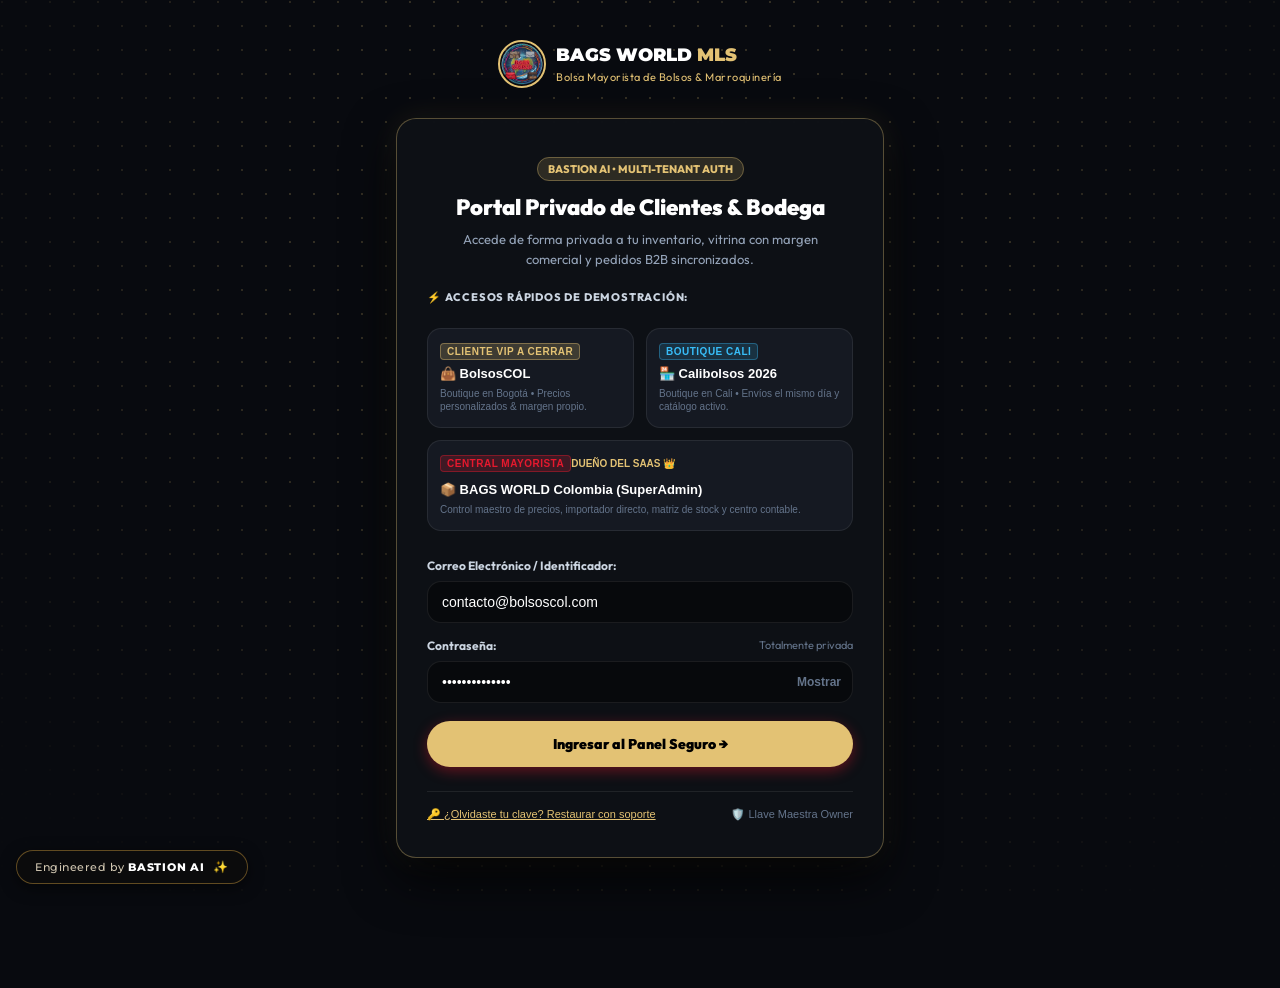
<file: admin.html>
<!DOCTYPE html>
<html lang="es">
<head>
  <meta charset="UTF-8">
  <meta name="viewport" content="width=device-width, initial-scale=1.0">
  <title>Portal de Acceso B2B | BAGS WORLD MLS Colombia</title>
  <meta name="description" content="Portal de inicio de sesión seguro multi-tenant para BAGS WORLD Colombia, BolsosCOL y Boutiques Partners autorizadas.">
  <link rel="icon" type="image/png" sizes="32x32" href="assets/images/favicon-32.png">
  <link rel="apple-touch-icon" href="assets/images/favicon.png">
  <meta name="theme-color" content="#e3c274">

  <!-- Google Fonts -->
  <link rel="preconnect" href="https://fonts.googleapis.com">
  <link rel="preconnect" href="https://fonts.gstatic.com" crossorigin>
  <link href="https://fonts.googleapis.com/css2?family=Montserrat:wght@600;700;800;900&family=Outfit:wght@400;500;600;700;800&display=swap" rel="stylesheet">
  
  <link rel="stylesheet" href="css/style.css">
  <style>
    body {
      background: #080a0f;
      color: #f1f5f9;
      font-family: 'Outfit', -apple-system, BlinkMacSystemFont, sans-serif;
      min-height: 100vh;
      display: flex;
      flex-direction: column;
    }
    .auth-page-container {
      max-width: 520px;
      margin: 40px auto;
      padding: 0 16px;
      flex: 1;
    }
    .auth-card {
      background: rgba(14, 17, 23, 0.95);
      border: 1px solid rgba(227, 194, 116, 0.35);
      border-radius: var(--radius-lg);
      padding: 36px 30px;
      box-shadow: 0 20px 50px rgba(0, 0, 0, 0.8), 0 0 30px rgba(227, 194, 116, 0.1);
      text-align: center;
      backdrop-filter: blur(16px);
      -webkit-backdrop-filter: blur(16px);
    }
    .scenario-quick-grid {
      display: grid;
      grid-template-columns: 1fr 1fr;
      gap: 12px;
      margin: 22px 0 26px;
    }
    .scenario-btn {
      background: var(--bg-surface-elevated);
      border: 1.5px solid var(--border-subtle);
      border-radius: var(--radius-md);
      padding: 14px 12px;
      cursor: pointer;
      text-align: left;
      transition: all 0.2s cubic-bezier(0.4, 0, 0.2, 1);
      display: flex;
      flex-direction: column;
      gap: 6px;
      color: #fff;
    }
    .scenario-btn:hover {
      border-color: var(--primary-gold);
      background: rgba(227, 194, 116, 0.12);
      transform: translateY(-2px);
      box-shadow: 0 4px 16px rgba(227, 194, 116, 0.2);
    }
    .scenario-badge {
      font-size: 10px;
      font-weight: 800;
      letter-spacing: 0.5px;
      padding: 2px 6px;
      border-radius: 4px;
      display: inline-block;
      width: fit-content;
    }
    .badge-gold {
      background: rgba(227, 194, 116, 0.2);
      color: var(--primary-gold);
      border: 1px solid rgba(227, 194, 116, 0.4);
    }
    .badge-blue {
      background: rgba(56, 189, 248, 0.15);
      color: var(--accent-blue);
      border: 1px solid rgba(56, 189, 248, 0.35);
    }
    .scenario-title {
      font-size: 13px;
      font-weight: 800;
      color: #ffffff;
    }
    .scenario-desc {
      font-size: 10px;
      color: var(--text-muted);
      line-height: 1.3;
    }
    .form-input-auth {
      width: 100%;
      background: rgba(0, 0, 0, 0.4);
      border: 1px solid var(--border-subtle);
      color: #fff;
      padding: 12px 14px;
      border-radius: var(--radius-md);
      font-size: 14px;
      transition: all 0.2s;
    }
    .form-input-auth:focus {
      outline: none;
      border-color: var(--primary-gold);
      box-shadow: 0 0 10px rgba(227, 194, 116, 0.3);
    }
    .password-wrapper {
      position: relative;
    }
    .btn-toggle-pwd {
      position: absolute;
      right: 12px;
      top: 50%;
      transform: translateY(-50%);
      background: none;
      border: none;
      color: var(--text-muted);
      font-size: 12px;
      cursor: pointer;
      font-weight: 700;
    }
  </style>
</head>
<body>
  <!-- Dot Pattern Matrix Overlay (Fixed) -->
  <svg aria-hidden="true" class="dot-pattern-overlay" style="position: fixed; top: 0; left: 0; width: 100vw; height: 100vh; z-index: -1; pointer-events: none;">
    <defs>
      <pattern id="dot-pattern-grid" width="24" height="24" patternUnits="userSpaceOnUse" patternContentUnits="userSpaceOnUse" x="0" y="0">
        <circle cx="2" cy="2" r="1.1" fill="rgba(227, 194, 116, 0.45)" />
      </pattern>
    </defs>
    <rect width="100%" height="100%" fill="url(#dot-pattern-grid)" />
  </svg>


  <div class="auth-page-container">
    <div style="text-align: center; margin-bottom: 24px;">
      <a href="index.html" style="text-decoration: none; display: inline-flex; align-items: center; gap: 10px;">
        <img src="assets/images/bags_world_logo_transparent.png" alt="BAGS WORLD Logo" style="width: 48px; height: 48px; border-radius: 50%; border: 2px solid var(--primary-gold);">
        <div style="text-align: left;">
          <div style="font-size: 18px; font-weight: 900; color: #fff; font-family: 'Montserrat', sans-serif;">BAGS WORLD <span style="color: var(--primary-gold);">MLS</span></div>
          <div style="font-size: 11px; color: var(--primary-gold); letter-spacing: 0.5px;">Bolsa Mayorista de Bolsos & Marroquinería</div>
        </div>
      </a>
    </div>

    <div class="auth-card">
      <span style="font-size: 11px; font-weight: 800; color: var(--primary-gold); background: rgba(227, 194, 116, 0.15); padding: 4px 10px; border-radius: 999px; border: 1px solid rgba(227, 194, 116, 0.35); text-transform: uppercase;">
        BASTION AI • MULTI-TENANT AUTH
      </span>
      <h1 style="font-size: 22px; font-weight: 900; margin: 12px 0 6px; color: #ffffff;">Portal Privado de Clientes & Bodega</h1>
      <p style="font-size: 13px; color: var(--text-secondary); margin: 0 auto; max-width: 380px;">
        Accede de forma privada a tu inventario, vitrina con margen comercial y pedidos B2B sincronizados.
      </p>

      <!-- Selector de Escenarios Rápidos de 1 Clic -->
      <div style="margin-top: 20px;">
        <div style="font-size: 11px; font-weight: 800; color: #cbd5e1; text-transform: uppercase; letter-spacing: 0.8px; text-align: left; margin-bottom: 8px;">
          ⚡ Accesos Rápidos de Demostración:
        </div>
        <div class="scenario-quick-grid">
          <!-- Escenario 1: BolsosCOL (Cliente VIP a cerrar) -->
          <button type="button" class="scenario-btn" id="btn-quick-bolsoscol">
            <span class="scenario-badge badge-gold">CLIENTE VIP A CERRAR</span>
            <span class="scenario-title">👜 BolsosCOL</span>
            <span class="scenario-desc">Boutique en Bogotá • Precios personalizados & margen propio.</span>
          </button>

          <!-- Escenario 2: Calibolsos2026 (Partner Cali) -->
          <button type="button" class="scenario-btn" id="btn-quick-calibolsos">
            <span class="scenario-badge badge-blue">BOUTIQUE CALI</span>
            <span class="scenario-title">🏪 Calibolsos 2026</span>
            <span class="scenario-desc">Boutique en Cali • Envíos el mismo día y catálogo activo.</span>
          </button>

          <!-- Escenario 3: Bodega Matriz BAGS WORLD -->
          <button type="button" class="scenario-btn" id="btn-quick-bagsworld" style="grid-column: 1 / -1;">
            <div style="display: flex; justify-content: space-between; align-items: center;">
              <span class="scenario-badge" style="background: rgba(230, 25, 46, 0.2); color: var(--primary-red); border: 1px solid rgba(230, 25, 46, 0.4);">CENTRAL MAYORISTA</span>
              <span style="font-size: 10px; color: var(--primary-gold); font-weight: 800;">DUEÑO DEL SAAS 👑</span>
            </div>
            <span class="scenario-title" style="margin-top: 4px;">📦 BAGS WORLD Colombia (SuperAdmin)</span>
            <span class="scenario-desc">Control maestro de precios, importador directo, matriz de stock y centro contable.</span>
          </button>
        </div>
      </div>

      <!-- Formulario de Acceso -->
      <form id="form-login-auth" style="text-align: left; margin-top: 10px;">
        <div style="margin-bottom: 14px;">
          <label style="font-size: 12px; font-weight: 700; color: #cbd5e1; display: block; margin-bottom: 6px;">Correo Electrónico / Identificador:</label>
          <input type="text" id="auth-email-input" class="form-input-auth" required placeholder="ej: contacto@bolsoscol.com" value="contacto@bolsoscol.com">
        </div>

        <div style="margin-bottom: 18px;">
          <div style="display: flex; justify-content: space-between; align-items: center; margin-bottom: 6px;">
            <label style="font-size: 12px; font-weight: 700; color: #cbd5e1;">Contraseña:</label>
            <span style="font-size: 11px; color: var(--text-muted);">Totalmente privada</span>
          </div>
          <div class="password-wrapper">
            <input type="password" id="auth-pass-input" class="form-input-auth" required placeholder="••••••••" value="BolsosCOL2026*">
            <button type="button" id="btn-toggle-pwd" class="btn-toggle-pwd">Mostrar</button>
          </div>
        </div>

        <div id="login-error-msg" style="display: none; background: rgba(239, 68, 68, 0.15); border: 1px solid rgba(239, 68, 68, 0.35); color: #f87171; padding: 10px 14px; border-radius: 8px; font-size: 12px; margin-bottom: 14px; text-align: center;">
          Credenciales incorrectas.
        </div>

        <button type="submit" class="btn-primary" style="width: 100%; justify-content: center; padding: 14px; font-size: 14px; font-weight: 900; background: var(--primary-gold); color: #000; border-color: var(--primary-gold);">
          Ingresar al Panel Seguro →
        </button>
      </form>

      <!-- Rescate & Soporte del SaaS -->
      <div style="margin-top: 24px; padding-top: 16px; border-top: 1px solid var(--border-subtle); display: flex; justify-content: space-between; align-items: center; font-size: 11px; color: var(--text-muted);">
        <button type="button" id="btn-rescue-bolsoscol" style="background: none; border: none; color: var(--primary-gold); cursor: pointer; text-decoration: underline; padding: 0; font-size: 11px;">
          🔑 ¿Olvidaste tu clave? Restaurar con soporte
        </button>
        <button type="button" id="btn-login-master" style="background: none; border: none; color: var(--text-muted); cursor: pointer; padding: 0; font-size: 11px;">
          🛡️ Llave Maestra Owner
        </button>
      </div>
    </div>
  </div>

  <!-- WATERMARK OFICIAL DE BASTION AI -->
  <div class="bastion-watermark">
    <span>Engineered by <strong>BASTION AI</strong></span>
    <span class="sparkle">✨</span>
  </div>

  <div class="toast-container" id="toast-container"></div>

  <!-- Scripts -->
  <script src="js/mockData.js"></script>
  <script src="js/store.js"></script>
  <script>
    function showToast(msg) {
      const container = document.getElementById("toast-container");
      const toast = document.createElement("div");
      toast.className = "toast";
      toast.innerHTML = `<span>✨</span><span>${msg}</span>`;
      container.appendChild(toast);
      setTimeout(() => { toast.classList.add("show"); }, 50);
      setTimeout(() => {
        toast.classList.remove("show");
        setTimeout(() => toast.remove(), 400);
      }, 3500);
    }

    const emailInput = document.getElementById("auth-email-input");
    const passInput = document.getElementById("auth-pass-input");
    const errorMsg = document.getElementById("login-error-msg");
    const btnToggle = document.getElementById("btn-toggle-pwd");

    // Toggle password
    btnToggle.onclick = () => {
      if (passInput.type === "password") {
        passInput.type = "text";
        btnToggle.textContent = "Ocultar";
      } else {
        passInput.type = "password";
        btnToggle.textContent = "Mostrar";
      }
    };

    // 1-Click: Escenario 1 BolsosCOL
    document.getElementById("btn-quick-bolsoscol").onclick = () => {
      emailInput.value = "contacto@bolsoscol.com";
      passInput.value = "BolsosCOL2026*";
      errorMsg.style.display = "none";
      showToast("Credenciales de BolsosCOL cargadas.");
    };

    // 1-Click: Escenario 2 Calibolsos
    document.getElementById("btn-quick-calibolsos").onclick = () => {
      emailInput.value = "ventas@calibolsos.com";
      passInput.value = "Cali2026*";
      errorMsg.style.display = "none";
      showToast("Credenciales de Calibolsos 2026 cargadas.");
    };

    // 1-Click: Escenario 3 BAGS WORLD Colombia (SuperAdmin)
    document.getElementById("btn-quick-bagsworld").onclick = () => {
      emailInput.value = "admin@bagsworld.co";
      passInput.value = "BagsMaster2026*";
      errorMsg.style.display = "none";
      showToast("Credenciales de Bodega Matriz cargadas.");
    };

    // Rescate BolsosCOL
    document.getElementById("btn-rescue-bolsoscol").onclick = () => {
      db.superAdminResetPassword("store-bolsoscol", "BolsosCOL2026*");
      emailInput.value = "contacto@bolsoscol.com";
      passInput.value = "BolsosCOL2026*";
      showToast("✅ Clave de BolsosCOL restablecida a 'BolsosCOL2026*'. Data intacta.");
    };

    // Llave Maestra Owner
    document.getElementById("btn-login-master").onclick = () => {
      emailInput.value = "admin@bastion.ai";
      passInput.value = "BASTION-GHOST-2026";
      showToast("🔑 Llave Maestra cargada.");
    };

    // Form Submit
    document.getElementById("form-login-auth").onsubmit = (e) => {
      e.preventDefault();
      const login = emailInput.value.trim();
      const pass = passInput.value.trim();

      const result = db.loginWithCredentials(login, pass);

      if (result.success) {
        errorMsg.style.display = "none";
        showToast("¡Autenticación exitosa! Redirigiendo a tu panel...");
        
        setTimeout(() => {
          if (result.isSuperAdmin) {
            window.location.href = "index.html?view=supplier&store=store-bagsworld-admin&demo=true";
          } else {
            window.location.href = "index.html?view=store-admin&store=" + result.session.storeId;
          }
        }, 600);
      } else {
        errorMsg.textContent = result.message || "Credenciales incorrectas.";
        errorMsg.style.display = "block";
      }
    };
  </script>
</body>
</html>
</file>
<file: css/style.css>
/* ==========================================================================
   BASTION AI - BAGS WORLD MLS COLOMBIA
   SISTEMA DE DISEÑO OFICIAL: MODO OSCURO DE LUJO + GRID MATRIX DE FONDO
   ========================================================================== */

:root {
  --bg-main: #06070a;
  --bg-surface: #0e1117;
  --bg-surface-elevated: #151922;
  --bg-glass: rgba(14, 17, 23, 0.88);
  --border-subtle: rgba(255, 255, 255, 0.08);
  --border-accent: rgba(230, 25, 46, 0.45);
  
  --primary-red: #e6192e;
  --primary-red-hover: #ff2a40;
  --primary-red-glow: rgba(230, 25, 46, 0.35);
  
  --primary-gold: #e3c274;
  --primary-gold-hover: #f5eccd;
  --primary-gold-glow: rgba(227, 194, 116, 0.3);
  
  --accent-blue: #38bdf8;
  --accent-emerald: #10b981;
  --accent-purple: #a855f7;
  --whatsapp-green: #25d366;
  --whatsapp-green-hover: #20ba59;
  
  --text-primary: #ffffff;
  --text-secondary: #94a3b8;
  --text-muted: #64748b;
  
  --radius-sm: 8px;
  --radius-md: 14px;
  --radius-lg: 20px;
  --radius-full: 9999px;
  
  --shadow-card: 0 14px 35px -8px rgba(0, 0, 0, 0.85);
  --shadow-glow-red: 0 0 25px rgba(230, 25, 46, 0.35);
  --shadow-glow-gold: 0 0 25px rgba(227, 194, 116, 0.28);
  --shadow-glow-wa: 0 0 25px rgba(37, 211, 102, 0.35);
  
  --font-main: 'Outfit', -apple-system, BlinkMacSystemFont, 'Segoe UI', Roboto, sans-serif;
  --font-brand: 'Montserrat', sans-serif;
}

*, *::before, *::after {
  box-sizing: border-box;
  margin: 0;
  padding: 0;
}

/* ==========================================================================
   BODY & DARK LUXURY BACKGROUND (SOLO PATTERN - SIN CUADRÍCULA)
   ========================================================================== */
body {
  font-family: var(--font-main);
  background-color: var(--bg-main);
  background-image: radial-gradient(ellipse 90% 60% at 50% -10%, rgba(230, 25, 46, 0.12), transparent 75%);
  background-size: 100% 100%;
  background-attachment: fixed;
  color: var(--text-primary);
  line-height: 1.5;
  min-height: 100vh;
  padding-bottom: 90px;
  overflow-x: hidden;
}

/* Canvas Background Interactivo */
#black-hole-canvas {
  position: fixed;
  top: 0;
  left: 0;
  width: 100vw;
  height: 100vh;
  z-index: -2;
  pointer-events: none;
}

/* Malla de Puntos Adicional */
.dot-pattern-overlay {
  position: fixed;
  top: 0;
  left: 0;
  width: 100vw;
  height: 100vh;
  z-index: -1;
  pointer-events: none;
  opacity: 0.55;
  mask-image: radial-gradient(ellipse at 50% 30%, rgba(0,0,0,1) 40%, rgba(0,0,0,0.05) 90%);
  -webkit-mask-image: radial-gradient(ellipse at 50% 30%, rgba(0,0,0,1) 40%, rgba(0,0,0,0.05) 90%);
}

.app-wrapper {
  position: relative;
  z-index: 1;
}

/* ==========================================================================
   TOP BAR HUD & MULTI-ROLE SWITCHER
   ========================================================================== */
.top-demo-hud {
  background: rgba(8, 10, 15, 0.94);
  backdrop-filter: blur(20px);
  -webkit-backdrop-filter: blur(20px);
  border-bottom: 1px solid var(--border-subtle);
  position: sticky;
  top: 0;
  z-index: 100;
  padding: 10px 20px;
  box-shadow: 0 4px 20px rgba(0, 0, 0, 0.7);
}

.hud-container {
  max-width: 1300px;
  margin: 0 auto;
  display: flex;
  align-items: center;
  justify-content: space-between;
  gap: 16px;
  flex-wrap: wrap;
}

.hud-brand {
  display: flex;
  align-items: center;
  gap: 12px;
}

.hud-logo-img {
  width: 46px;
  height: 46px;
  border-radius: 50%;
  object-fit: contain;
  filter: drop-shadow(0 0 12px rgba(230, 25, 46, 0.6));
  background: transparent;
  transition: transform 0.2s ease;
}

.hud-logo-img:hover {
  transform: scale(1.08) rotate(4deg);
}

.hud-title {
  font-size: 17px;
  font-weight: 900;
  color: #ffffff;
  letter-spacing: 0.5px;
  font-family: var(--font-brand);
}

.hud-title span {
  color: var(--primary-red);
  font-weight: 900;
  text-shadow: 0 0 14px rgba(230, 25, 46, 0.7);
}

.role-switcher-tabs {
  display: flex;
  background: var(--bg-surface);
  padding: 4px;
  border-radius: var(--radius-full);
  border: 1px solid var(--border-subtle);
  gap: 4px;
}

.role-tab-btn {
  background: transparent;
  border: none;
  color: var(--text-secondary);
  font-family: var(--font-main);
  font-size: 13px;
  font-weight: 700;
  padding: 7px 18px;
  border-radius: var(--radius-full);
  cursor: pointer;
  display: inline-flex;
  align-items: center;
  gap: 6px;
  transition: all 0.2s cubic-bezier(0.4, 0, 0.2, 1);
  white-space: nowrap;
}

.role-tab-btn:hover {
  color: #ffffff;
  background: rgba(255, 255, 255, 0.06);
}

.role-tab-btn.active {
  background: linear-gradient(135deg, var(--primary-red) 0%, #a80f20 100%);
  color: #ffffff;
  font-weight: 900;
  box-shadow: 0 0 18px rgba(230, 25, 46, 0.5);
}

.hud-actions {
  display: flex;
  align-items: center;
  gap: 12px;
}

.auth-session-btn {
  background: var(--bg-surface);
  border: 1px solid var(--border-subtle);
  color: #ffffff;
  padding: 6px 14px;
  border-radius: var(--radius-full);
  display: inline-flex;
  align-items: center;
  gap: 8px;
  font-family: var(--font-main);
  font-size: 12px;
  font-weight: 800;
  cursor: pointer;
  transition: all 0.2s cubic-bezier(0.4, 0, 0.2, 1);
}

.auth-session-btn:hover {
  border-color: var(--primary-red);
  box-shadow: 0 0 14px rgba(230, 25, 46, 0.35);
  transform: translateY(-1px);
}

.auth-icon-badge {
  font-size: 14px;
}

.auth-role-pill {
  font-size: 10px;
  font-weight: 900;
  padding: 2px 7px;
  border-radius: var(--radius-full);
  letter-spacing: 0.5px;
  text-transform: uppercase;
}

.quick-auth-btn {
  width: 100%;
  background: var(--bg-surface-elevated);
  border: 1.5px solid var(--border-subtle);
  border-radius: var(--radius-md);
  padding: 10px 14px;
  display: flex;
  align-items: center;
  justify-content: space-between;
  cursor: pointer;
  transition: all 0.2s ease;
  font-family: var(--font-main);
}

.quick-auth-btn:hover {
  border-color: var(--primary-red);
  background: rgba(230, 25, 46, 0.08);
  transform: translateX(3px);
}

.auth-card-avatar {
  width: 36px;
  height: 36px;
  border-radius: 10px;
  display: flex;
  align-items: center;
  justify-content: center;
  font-size: 16px;
  border: 1px solid transparent;
}

.store-selector-wrapper {
  display: flex;
  align-items: center;
  gap: 8px;
}

.hud-select {
  background: var(--bg-surface-elevated);
  border: 1px solid var(--border-subtle);
  color: #ffffff;
  font-family: var(--font-main);
  font-size: 12px;
  padding: 6px 12px;
  border-radius: var(--radius-sm);
  outline: none;
  cursor: pointer;
}

.hud-select:focus {
  border-color: var(--primary-red);
}

.btn-reset-demo {
  background: rgba(255, 255, 255, 0.06);
  border: 1px solid var(--border-subtle);
  color: var(--text-muted);
  font-size: 11px;
  padding: 6px 10px;
  border-radius: var(--radius-sm);
  cursor: pointer;
  transition: all 0.2s ease;
}

.btn-reset-demo:hover {
  color: #fff;
  border-color: var(--text-secondary);
}

/* ==========================================================================
   STORE HEADER (MARCA BLANCA)
   ========================================================================== */
.store-header {
  background: linear-gradient(180deg, rgba(14, 17, 23, 0.95) 0%, rgba(6, 7, 10, 0.8) 100%);
  border-bottom: 1px solid var(--border-subtle);
  padding: 28px 20px;
}

.store-header-container {
  max-width: 1240px;
  margin: 0 auto;
  display: flex;
  align-items: center;
  justify-content: space-between;
  gap: 20px;
  flex-wrap: wrap;
}

.store-info-left {
  display: flex;
  align-items: center;
  gap: 18px;
}

.store-avatar {
  width: 72px;
  height: 72px;
  border-radius: 50%;
  background: rgba(14, 17, 23, 0.9);
  border: 2px solid var(--primary-red);
  box-shadow: 0 0 20px rgba(230, 25, 46, 0.4);
  display: flex;
  align-items: center;
  justify-content: center;
  flex-shrink: 0;
  overflow: hidden;
  padding: 4px;
}

.store-meta h1 {
  font-size: 22px;
  font-weight: 900;
  color: #ffffff;
  display: flex;
  align-items: center;
  gap: 10px;
  flex-wrap: wrap;
}

.badge-verified {
  font-size: 10px;
  font-weight: 800;
  color: #ffffff;
  background: #10b981;
  padding: 3px 8px;
  border-radius: var(--radius-full);
  letter-spacing: 0.5px;
  text-transform: uppercase;
}

.store-meta p {
  color: var(--text-secondary);
  font-size: 13px;
  margin-top: 4px;
  max-width: 750px;
}

.store-location-badge {
  display: inline-flex;
  align-items: center;
  gap: 6px;
  font-size: 12px;
  color: var(--primary-gold);
  margin-top: 6px;
  background: rgba(227, 194, 116, 0.08);
  padding: 2px 10px;
  border-radius: var(--radius-full);
  border: 1px solid rgba(227, 194, 116, 0.25);
}

.btn-wa-header {
  background: #25d366;
  border: none;
  color: #000000;
  font-weight: 800;
  font-size: 13px;
  padding: 10px 20px;
  border-radius: var(--radius-full);
  text-decoration: none;
  display: inline-flex;
  align-items: center;
  gap: 8px;
  transition: all 0.2s ease;
}

.btn-wa-header:hover {
  background: #20ba59;
  box-shadow: var(--shadow-glow-wa);
  transform: translateY(-2px);
}

/* ==========================================================================
   MAIN WRAPPER & BRAND FILTER BAR
   ========================================================================== */
.main-wrapper {
  max-width: 1240px;
  margin: 0 auto;
  padding: 24px 20px;
}

.brand-filter-bar {
  display: flex;
  gap: 8px;
  overflow-x: auto;
  padding-bottom: 12px;
  margin-bottom: 20px;
  scrollbar-width: thin;
}

.brand-chip-btn {
  background: var(--bg-surface);
  border: 1px solid var(--border-subtle);
  color: var(--text-secondary);
  font-family: var(--font-main);
  font-size: 12px;
  font-weight: 800;
  padding: 8px 18px;
  border-radius: var(--radius-full);
  cursor: pointer;
  white-space: nowrap;
  transition: all 0.2s cubic-bezier(0.4, 0, 0.2, 1);
  letter-spacing: 0.5px;
}

.brand-chip-btn:hover {
  color: #fff;
  border-color: rgba(230, 25, 46, 0.5);
  background: rgba(255, 255, 255, 0.05);
}

.brand-chip-btn.active {
  background: linear-gradient(135deg, rgba(230, 25, 46, 0.25) 0%, rgba(230, 25, 46, 0.1) 100%);
  border-color: var(--primary-red);
  color: #ffffff;
  box-shadow: 0 0 16px rgba(230, 25, 46, 0.35);
}

/* ==========================================================================
   FILTER CARD & SIZING PILLS
   ========================================================================== */
.filter-card {
  background: var(--bg-surface);
  border: 1px solid var(--border-subtle);
  border-radius: var(--radius-lg);
  padding: 22px;
  margin-bottom: 26px;
  box-shadow: var(--shadow-card);
}

.filter-header-title {
  display: flex;
  align-items: center;
  justify-content: space-between;
  margin-bottom: 16px;
  flex-wrap: wrap;
  gap: 10px;
}

.filter-header-title h2 {
  font-size: 17px;
  font-weight: 900;
  color: #fff;
  letter-spacing: 0.5px;
}

.filter-header-title h2 span {
  color: var(--primary-red);
}

.active-results-badge {
  font-size: 12px;
  color: var(--primary-gold);
  background: rgba(227, 194, 116, 0.12);
  padding: 4px 12px;
  border-radius: var(--radius-full);
  border: 1px solid rgba(227, 194, 116, 0.3);
  font-weight: 800;
}

.filter-row-section {
  margin-bottom: 14px;
}

.filter-row-label {
  font-size: 12px;
  font-weight: 700;
  color: var(--text-secondary);
  margin-bottom: 8px;
}

.size-pills-row {
  display: flex;
  gap: 6px;
  overflow-x: auto;
  padding-bottom: 6px;
  scrollbar-width: thin;
}

.size-pill-btn {
  background: var(--bg-surface-elevated);
  border: 1px solid var(--border-subtle);
  color: var(--text-secondary);
  font-size: 13px;
  font-weight: 700;
  padding: 6px 14px;
  border-radius: 8px;
  cursor: pointer;
  white-space: nowrap;
  transition: all 0.2s ease;
}

.size-pill-btn:hover {
  color: #fff;
  border-color: rgba(255, 255, 255, 0.25);
}

.size-pill-btn.active {
  background: var(--primary-red);
  color: #ffffff;
  font-weight: 900;
  border-color: var(--primary-red);
  box-shadow: 0 0 14px rgba(230, 25, 46, 0.4);
}

.search-inputs-grid {
  display: grid;
  grid-template-columns: 2fr 1fr;
  gap: 12px;
  margin-top: 14px;
}

@media (max-width: 768px) {
  .search-inputs-grid {
    grid-template-columns: 1fr;
  }
}

.search-box-wrapper {
  position: relative;
  display: flex;
  align-items: center;
}

.search-icon {
  position: absolute;
  left: 12px;
  font-size: 14px;
  color: var(--text-muted);
}

.search-input-field {
  width: 100%;
  background: var(--bg-surface-elevated);
  border: 1px solid var(--border-subtle);
  color: #ffffff;
  font-family: var(--font-main);
  font-size: 13px;
  padding: 10px 14px 10px 38px;
  border-radius: var(--radius-sm);
  outline: none;
  transition: border-color 0.2s ease;
}

.search-input-field:focus {
  border-color: var(--primary-red);
}

.select-group-wrapper {
  display: flex;
  gap: 8px;
}

.custom-select {
  flex: 1;
  background: var(--bg-surface-elevated);
  border: 1px solid var(--border-subtle);
  color: #ffffff;
  font-family: var(--font-main);
  font-size: 12px;
  padding: 8px 12px;
  border-radius: var(--radius-sm);
  outline: none;
  cursor: pointer;
}

.custom-select:focus {
  border-color: var(--primary-red);
}

/* ==========================================================================
   PRODUCTS GRID & LUXURY CARDS
   ========================================================================== */
.products-grid-layout {
  display: grid;
  grid-template-columns: repeat(auto-fill, minmax(280px, 1fr));
  gap: 24px;
}

.product-card {
  background: var(--bg-surface);
  border: 1px solid var(--border-subtle);
  border-radius: var(--radius-md);
  overflow: hidden;
  display: flex;
  flex-direction: column;
  transition: all 0.3s cubic-bezier(0.4, 0, 0.2, 1);
  box-shadow: var(--shadow-card);
  position: relative;
}

.product-card:hover {
  transform: translateY(-6px);
  border-color: rgba(230, 25, 46, 0.5);
  box-shadow: 0 16px 36px -8px rgba(0, 0, 0, 0.9), var(--shadow-glow-red);
}

.product-image-box {
  position: relative;
  width: 100%;
  height: 260px;
  background: #080a0f;
  overflow: hidden;
}

.product-image {
  width: 100%;
  height: 100%;
  object-fit: cover;
  transition: transform 0.4s ease;
}

.product-card:hover .product-image {
  transform: scale(1.05);
}

.product-badges {
  position: absolute;
  top: 10px;
  left: 10px;
  right: 10px;
  display: flex;
  justify-content: space-between;
  align-items: center;
  pointer-events: none;
}

.category-tag {
  font-size: 10px;
  font-weight: 800;
  background: rgba(14, 17, 23, 0.9);
  backdrop-filter: blur(8px);
  color: #ffffff;
  padding: 3px 8px;
  border-radius: var(--radius-full);
  border: 1px solid var(--border-subtle);
  text-transform: uppercase;
  letter-spacing: 0.5px;
}

.product-body {
  padding: 16px;
  display: flex;
  flex-direction: column;
  flex: 1;
}

.product-name {
  font-size: 16px;
  font-weight: 800;
  color: #ffffff;
  line-height: 1.3;
  margin-bottom: 6px;
}

.product-desc {
  font-size: 12px;
  color: var(--text-secondary);
  line-height: 1.4;
  margin-bottom: 12px;
  display: -webkit-box;
  -webkit-line-clamp: 2;
  -webkit-box-orient: vertical;
  overflow: hidden;
}

.product-footer {
  display: flex;
  align-items: center;
  justify-content: space-between;
  margin-top: auto;
  padding-top: 12px;
  border-top: 1px solid var(--border-subtle);
}

.price-box {
  display: flex;
  flex-direction: column;
}

.price-label {
  font-size: 10px;
  color: var(--text-muted);
  text-transform: uppercase;
}

.price-val {
  font-size: 18px;
  font-weight: 900;
  color: #ffffff;
}

.btn-card-wa {
  background: linear-gradient(135deg, var(--primary-red) 0%, #a80f20 100%);
  border: none;
  color: #ffffff;
  font-family: var(--font-main);
  font-size: 12px;
  font-weight: 800;
  padding: 8px 14px;
  border-radius: var(--radius-full);
  cursor: pointer;
  display: inline-flex;
  align-items: center;
  gap: 6px;
  transition: all 0.2s ease;
  box-shadow: 0 4px 12px rgba(230, 25, 46, 0.35);
}

.btn-card-wa:hover {
  transform: translateY(-2px);
  box-shadow: 0 6px 18px rgba(230, 25, 46, 0.55);
}

/* ==========================================================================
   ADMIN PANELS (STORE & SUPPLIER)
   ========================================================================== */
.admin-top-bar {
  display: flex;
  justify-content: space-between;
  align-items: flex-start;
  margin-bottom: 24px;
  gap: 20px;
  flex-wrap: wrap;
}

.admin-heading-title {
  font-size: 22px;
  font-weight: 900;
  color: #fff;
  margin-top: 4px;
}

.stats-cards-grid {
  display: grid;
  grid-template-columns: repeat(auto-fit, minmax(220px, 1fr));
  gap: 16px;
  margin-bottom: 24px;
}

.stat-card {
  background: var(--bg-surface);
  border: 1px solid var(--border-subtle);
  border-radius: var(--radius-md);
  padding: 16px;
  display: flex;
  align-items: center;
  gap: 14px;
}

.stat-icon-badge {
  width: 44px;
  height: 44px;
  border-radius: 12px;
  background: rgba(230, 25, 46, 0.15);
  color: var(--primary-red);
  display: flex;
  align-items: center;
  justify-content: center;
  font-size: 20px;
  flex-shrink: 0;
}

.stat-number {
  font-size: 20px;
  font-weight: 900;
  color: #fff;
}

.stat-label {
  font-size: 11px;
  color: var(--text-muted);
}

.table-container-card {
  background: var(--bg-surface);
  border: 1px solid var(--border-subtle);
  border-radius: var(--radius-lg);
  padding: 20px;
  box-shadow: var(--shadow-card);
}

.table-responsive-box {
  overflow-x: auto;
}

.mls-data-table {
  width: 100%;
  border-collapse: collapse;
  font-size: 13px;
  text-align: left;
}

.mls-data-table th {
  padding: 12px 14px;
  color: var(--text-muted);
  font-size: 11px;
  text-transform: uppercase;
  border-bottom: 1px solid var(--border-subtle);
}

.mls-data-table td {
  padding: 14px;
  border-bottom: 1px solid var(--border-subtle);
  color: var(--text-secondary);
}

.td-product-cell {
  display: flex;
  align-items: center;
  gap: 12px;
}

.td-product-thumb {
  width: 46px;
  height: 46px;
  border-radius: var(--radius-sm);
  object-fit: cover;
  border: 1px solid var(--border-subtle);
}

.td-product-name {
  font-weight: 700;
  color: #fff;
}

.td-product-sku {
  font-size: 11px;
  color: var(--text-muted);
}

.table-input-price {
  background: var(--bg-surface-elevated);
  border: 1px solid var(--border-subtle);
  color: #fff;
  padding: 6px 10px;
  border-radius: var(--radius-sm);
  font-size: 13px;
  font-weight: 700;
  width: 110px;
  outline: none;
}

.margin-badge {
  font-size: 11px;
  font-weight: 800;
  padding: 3px 8px;
  border-radius: var(--radius-full);
}

.margin-high {
  background: rgba(16, 185, 129, 0.15);
  color: var(--accent-emerald);
  border: 1px solid rgba(16, 185, 129, 0.3);
}

.margin-normal {
  background: rgba(56, 189, 248, 0.15);
  color: var(--accent-blue);
  border: 1px solid rgba(56, 189, 248, 0.3);
}

/* Switch Toggle */
.switch-toggle {
  position: relative;
  display: inline-block;
  width: 36px;
  height: 20px;
}

.switch-toggle input {
  opacity: 0;
  width: 0;
  height: 0;
}

.slider-round {
  position: absolute;
  cursor: pointer;
  top: 0; left: 0; right: 0; bottom: 0;
  background-color: rgba(255, 255, 255, 0.1);
  transition: .3s;
  border-radius: 20px;
}

.slider-round:before {
  position: absolute;
  content: "";
  height: 14px;
  width: 14px;
  left: 3px;
  bottom: 3px;
  background-color: white;
  transition: .3s;
  border-radius: 50%;
}

input:checked + .slider-round {
  background-color: var(--primary-red);
}

input:checked + .slider-round:before {
  transform: translateX(16px);
  background-color: #fff;
}

.btn-action-sm {
  background: var(--bg-surface-elevated);
  border: 1px solid var(--border-subtle);
  color: #fff;
  font-size: 12px;
  font-weight: 600;
  padding: 6px 12px;
  border-radius: var(--radius-sm);
  cursor: pointer;
  transition: all 0.2s ease;
}

.btn-action-sm:hover {
  border-color: var(--primary-red);
  color: #fff;
}

/* ==========================================================================
   ROI CALCULATOR & DIRECTORY
   ========================================================================== */
.roi-calc-box {
  background: var(--bg-surface);
  border: 1.5px solid var(--border-accent);
  border-radius: var(--radius-lg);
  padding: 24px;
  margin-bottom: 28px;
  box-shadow: 0 14px 40px rgba(0, 0, 0, 0.85), var(--shadow-glow-red);
}

.roi-calc-header {
  display: flex;
  justify-content: space-between;
  align-items: center;
  margin-bottom: 20px;
  flex-wrap: wrap;
  gap: 10px;
}

.roi-range-slider {
  accent-color: var(--primary-red);
  cursor: pointer;
}

.directory-grid-layout {
  display: grid;
  grid-template-columns: repeat(auto-fill, minmax(300px, 1fr));
  gap: 20px;
}

.store-directory-card {
  background: var(--bg-surface);
  border: 1px solid var(--border-subtle);
  border-radius: var(--radius-md);
  padding: 20px;
  display: flex;
  flex-direction: column;
}

.store-card-header {
  display: flex;
  align-items: center;
  gap: 12px;
  margin-bottom: 12px;
}

.store-card-avatar {
  width: 44px;
  height: 44px;
  border-radius: 12px;
  background: var(--bg-surface-elevated);
  border: 1px solid var(--primary-red);
  color: var(--primary-red);
  display: flex;
  align-items: center;
  justify-content: center;
  font-weight: 800;
}

.store-card-title {
  font-size: 15px;
  font-weight: 800;
  color: #fff;
}

.store-card-location {
  font-size: 11px;
  color: var(--text-muted);
}

.store-card-body {
  font-size: 12px;
  color: var(--text-secondary);
  margin-bottom: 16px;
}

/* ==========================================================================
   MODAL DIALOGS
   ========================================================================== */
.modal-backdrop {
  position: fixed;
  top: 0; left: 0; right: 0; bottom: 0;
  background: rgba(0, 0, 0, 0.88);
  backdrop-filter: blur(14px);
  -webkit-backdrop-filter: blur(14px);
  z-index: 1000;
  display: flex;
  align-items: center;
  justify-content: center;
  padding: 20px;
  opacity: 0;
  pointer-events: none;
  transition: opacity 0.25s ease;
}

.modal-backdrop.open {
  opacity: 1;
  pointer-events: auto;
}

.modal-dialog {
  background: var(--bg-surface);
  border: 1px solid var(--border-subtle);
  border-radius: var(--radius-lg);
  width: 100%;
  max-width: 580px;
  max-height: 90vh;
  overflow-y: auto;
  padding: 26px;
  box-shadow: 0 25px 50px -12px rgba(0, 0, 0, 0.95);
  transform: scale(0.95);
  transition: transform 0.25s cubic-bezier(0.4, 0, 0.2, 1);
}

.modal-backdrop.open .modal-dialog {
  transform: scale(1);
}

.modal-header {
  display: flex;
  align-items: center;
  justify-content: space-between;
  margin-bottom: 20px;
}

.modal-header h3 {
  font-size: 18px;
  font-weight: 800;
  color: #ffffff;
}

.btn-close-modal {
  background: transparent;
  border: none;
  color: var(--text-muted);
  font-size: 24px;
  line-height: 1;
  cursor: pointer;
  padding: 4px;
  transition: color 0.2s ease;
}

.btn-close-modal:hover {
  color: #ffffff;
}

/* Forms inside Modals */
.form-group {
  margin-bottom: 16px;
}

.form-label {
  display: block;
  font-size: 12px;
  font-weight: 700;
  color: var(--text-secondary);
  margin-bottom: 6px;
}

.form-input, .form-select, .form-textarea {
  width: 100%;
  background: var(--bg-surface-elevated);
  border: 1px solid var(--border-subtle);
  color: #ffffff;
  font-family: var(--font-main);
  font-size: 13px;
  padding: 10px 14px;
  border-radius: var(--radius-sm);
  outline: none;
  transition: border-color 0.2s ease;
}

.form-input:focus, .form-select:focus, .form-textarea:focus {
  border-color: var(--primary-red);
}

.btn-primary {
  background: linear-gradient(135deg, var(--primary-red) 0%, #a80f20 100%);
  border: none;
  color: #ffffff;
  font-family: var(--font-main);
  font-size: 13px;
  font-weight: 800;
  padding: 10px 20px;
  border-radius: var(--radius-full);
  cursor: pointer;
  display: inline-flex;
  align-items: center;
  gap: 8px;
  transition: all 0.2s ease;
  text-decoration: none;
  box-shadow: 0 4px 14px rgba(230, 25, 46, 0.4);
}

.btn-primary:hover {
  transform: translateY(-2px);
  box-shadow: 0 6px 20px rgba(230, 25, 46, 0.6);
}

.btn-secondary {
  background: var(--bg-surface-elevated);
  border: 1px solid var(--border-subtle);
  color: #fff;
  font-family: var(--font-main);
  font-size: 13px;
  font-weight: 700;
  padding: 10px 18px;
  border-radius: var(--radius-full);
  cursor: pointer;
  transition: all 0.2s ease;
}

.btn-secondary:hover {
  border-color: rgba(255, 255, 255, 0.3);
}

/* Colorway Chips */
.colorway-chips-row {
  display: flex;
  gap: 8px;
  flex-wrap: wrap;
}

.colorway-badge-chip {
  background: var(--bg-surface-elevated);
  border: 1.5px solid var(--border-subtle);
  color: var(--text-secondary);
  font-size: 12px;
  font-weight: 700;
  padding: 6px 14px;
  border-radius: var(--radius-full);
  cursor: pointer;
  display: inline-flex;
  align-items: center;
  gap: 8px;
  transition: all 0.2s ease;
}

.colorway-badge-chip:hover {
  color: #fff;
  border-color: rgba(255, 255, 255, 0.3);
}

.colorway-badge-chip.active {
  border-color: var(--primary-gold);
  color: #ffffff;
  background: rgba(227, 194, 116, 0.16);
  box-shadow: 0 0 12px rgba(227, 194, 116, 0.3);
}

.colorway-dot {
  width: 10px;
  height: 10px;
  border-radius: 50%;
  background: var(--primary-gold);
  display: inline-block;
}

/* ==========================================================================
   FLOATING CART & CART DRAWER
   ========================================================================== */
.floating-cart-bar {
  position: fixed;
  bottom: 24px;
  right: 24px;
  z-index: 999;
  background: linear-gradient(135deg, #0e1117 0%, #171c26 100%);
  border: 1.5px solid var(--primary-gold);
  border-radius: var(--radius-full);
  padding: 8px 18px;
  box-shadow: 0 10px 30px rgba(0, 0, 0, 0.8), 0 0 20px rgba(227, 194, 116, 0.3);
  display: flex;
  align-items: center;
  gap: 14px;
  cursor: pointer;
  backdrop-filter: blur(12px);
  transition: all 0.3s cubic-bezier(0.4, 0, 0.2, 1);
  transform: translateY(100px);
  opacity: 0;
  pointer-events: none;
}

.floating-cart-bar.visible {
  transform: translateY(0);
  opacity: 1;
  pointer-events: auto;
}

.floating-cart-bar:hover {
  transform: translateY(-3px) scale(1.02);
  box-shadow: 0 14px 35px rgba(0, 0, 0, 0.9), 0 0 25px rgba(227, 194, 116, 0.45);
}

.cart-pill-icon {
  background: var(--primary-gold);
  color: #000;
  font-weight: 900;
  font-size: 13px;
  width: 28px;
  height: 28px;
  border-radius: 50%;
  display: flex;
  align-items: center;
  justify-content: center;
}

.cart-pill-details {
  display: flex;
  flex-direction: column;
}

.cart-pill-count {
  font-size: 13px;
  font-weight: 800;
  color: #ffffff;
}

.cart-pill-total {
  font-size: 12px;
  font-weight: 700;
  color: var(--accent-emerald);
}

.cart-pill-btn-action {
  background: linear-gradient(135deg, var(--primary-gold) 0%, #b8860b 100%);
  color: #000;
  font-weight: 900;
  font-size: 12px;
  padding: 6px 14px;
  border-radius: var(--radius-full);
  letter-spacing: 0.5px;
}

.cart-items-container {
  display: flex;
  flex-direction: column;
  gap: 12px;
  max-height: 250px;
  overflow-y: auto;
  margin: 16px 0;
  padding-right: 6px;
}

.cart-item-row {
  display: flex;
  align-items: center;
  gap: 12px;
  background: var(--bg-surface-elevated);
  padding: 10px 14px;
  border-radius: var(--radius-md);
  border: 1px solid var(--border-subtle);
}

.cart-item-thumb {
  width: 52px;
  height: 52px;
  border-radius: var(--radius-sm);
  object-fit: cover;
  border: 1px solid var(--border-subtle);
}

.cart-item-info {
  flex: 1;
}

.cart-item-title {
  font-size: 13px;
  font-weight: 700;
  color: #ffffff;
  margin-bottom: 2px;
}

.cart-item-meta {
  font-size: 11px;
  color: var(--text-muted);
}

.cart-item-price {
  font-size: 13px;
  font-weight: 800;
  color: var(--primary-gold);
}

.cart-item-remove {
  background: transparent;
  border: none;
  color: #ef4444;
  cursor: pointer;
  font-size: 18px;
  padding: 4px;
}

.reservation-timer-box {
  background: rgba(227, 194, 116, 0.12);
  border: 1px solid rgba(227, 194, 116, 0.35);
  border-radius: var(--radius-sm);
  padding: 8px 12px;
  display: flex;
  align-items: center;
  gap: 8px;
  font-size: 12px;
  font-weight: 600;
  color: var(--primary-gold);
  margin-bottom: 14px;
}

.dispatch-mode-radio-group {
  display: flex;
  flex-direction: column;
  gap: 8px;
  margin: 12px 0;
}

.dispatch-radio-card {
  display: flex;
  align-items: flex-start;
  gap: 10px;
  background: var(--bg-surface);
  border: 1.5px solid var(--border-subtle);
  border-radius: var(--radius-md);
  padding: 10px 14px;
  cursor: pointer;
  transition: all 0.2s;
}

.dispatch-radio-card:hover, .dispatch-radio-card.selected {
  border-color: var(--primary-gold);
  background: rgba(227, 194, 116, 0.08);
}

.dispatch-radio-card input[type="radio"] {
  accent-color: var(--primary-gold);
  margin-top: 3px;
}

/* ==========================================================================
   TOASTS
   ========================================================================== */
.toast-container {
  position: fixed;
  top: 75px;
  right: 20px;
  z-index: 10000;
  display: flex;
  flex-direction: column;
  gap: 10px;
  pointer-events: none;
}

.toast {
  background: rgba(14, 17, 23, 0.95);
  border: 1px solid var(--primary-red);
  box-shadow: 0 10px 30px rgba(0, 0, 0, 0.8), 0 0 20px rgba(230, 25, 46, 0.35);
  backdrop-filter: blur(12px);
  color: #ffffff;
  padding: 12px 18px;
  border-radius: var(--radius-md);
  font-size: 13px;
  font-weight: 600;
  display: flex;
  align-items: center;
  gap: 10px;
  pointer-events: auto;
  animation: toastSlideIn 0.3s ease forwards;
}

@keyframes toastSlideIn {
  from { transform: translateX(100%); opacity: 0; }
  to { transform: translateX(0); opacity: 1; }
}

/* ==========================================================================
   BASTION AI OFFICIAL WATERMARK (MANDATORY RULE)
   ========================================================================== */
.bastion-watermark {
  position: fixed;
  bottom: 16px;
  left: 16px;
  z-index: 9999;
  font-family: 'Montserrat', -apple-system, BlinkMacSystemFont, 'Segoe UI', Roboto, sans-serif;
  font-size: 11px;
  font-weight: 500;
  color: rgba(243, 232, 207, 0.85);
  background: rgba(13, 13, 13, 0.92);
  backdrop-filter: blur(12px);
  -webkit-backdrop-filter: blur(12px);
  padding: 7px 18px;
  border-radius: 999px;
  border: 1px solid rgba(201, 154, 60, 0.45);
  display: inline-flex;
  align-items: center;
  gap: 8px;
  letter-spacing: 0.5px;
  user-select: none;
  transition: all 0.3s cubic-bezier(0.4, 0, 0.2, 1);
  box-shadow: 0 4px 15px rgba(0, 0, 0, 0.5);
  text-decoration: none;
}
.bastion-watermark strong {
  font-weight: 800;
  letter-spacing: 0.8px;
  color: #ffffff;
}
.bastion-watermark .sparkle {
  color: #e3c274;
  font-size: 12px;
}
.bastion-watermark:hover {
  color: #ffffff;
  border-color: rgba(227, 194, 116, 0.85);
  box-shadow: 0 0 16px rgba(201, 154, 60, 0.4);
  transform: translateY(-2px);
}
@media (max-width: 600px) {
  .bastion-watermark {
    bottom: 14px;
    left: 12px;
    font-size: 10px;
    padding: 5px 14px;
  }
}
@media print {
  .bastion-watermark { display: none !important; }
}

/* ==========================================================================
   BARRA DE CLIENTE B2B PRIVADO (BAGS WORLD / BOUTIQUE PARTNER)
   ========================================================================== */
.client-auth-hud {
  background: var(--bg-surface);
  border-bottom: 1px solid var(--border-subtle);
  position: sticky;
  top: 0;
  z-index: 99;
  padding: 8px 20px;
  box-shadow: 0 4px 20px rgba(0, 0, 0, 0.4);
  backdrop-filter: blur(12px);
  -webkit-backdrop-filter: blur(12px);
}

.client-auth-container {
  max-width: 1300px;
  margin: 0 auto;
  display: flex;
  align-items: center;
  justify-content: space-between;
  gap: 16px;
  flex-wrap: wrap;
}

/* ==========================================================================
   CORNER TAGS & DIRECTORY FILTERING (BASTION AI SAAS - LUXURY DARK)
   ========================================================================== */
.corner-tag {
  position: absolute;
  top: 14px;
  right: 14px;
  font-size: 10px;
  font-weight: 900;
  letter-spacing: 0.5px;
  padding: 4px 10px;
  border-radius: 999px;
  text-transform: uppercase;
  z-index: 2;
  box-shadow: 0 2px 10px rgba(0, 0, 0, 0.5);
}
.corner-tag-partner {
  background: rgba(56, 189, 248, 0.15);
  color: #38bdf8;
  border: 1px solid rgba(56, 189, 248, 0.4);
}
.corner-tag-supplier {
  background: rgba(227, 194, 116, 0.15);
  color: #e3c274;
  border: 1px solid rgba(227, 194, 116, 0.45);
}

.btn-filter-role {
  padding: 6px 14px;
  border-radius: 999px;
  font-size: 12px;
  font-weight: 700;
  border: 1px solid var(--border-subtle);
  background: var(--bg-surface-elevated);
  color: var(--text-secondary);
  cursor: pointer;
  transition: all 0.2s ease;
}
.btn-filter-role.active {
  background: var(--primary-gold) !important;
  color: #000000 !important;
  border-color: var(--primary-gold) !important;
  font-weight: 800;
  box-shadow: 0 0 12px rgba(227, 194, 116, 0.4);
}

.btn-report-period {
  transition: all 0.2s ease;
  background: var(--bg-surface-elevated);
  color: var(--text-secondary);
  border: 1px solid var(--border-subtle);
}
.btn-report-period.active {
  background: var(--primary-gold) !important;
  color: #000000 !important;
  border-color: var(--primary-gold) !important;
  font-weight: 800;
  box-shadow: 0 0 12px rgba(227, 194, 116, 0.35);
}

.campaign-badge-pill {
  background: linear-gradient(135deg, #e6192e, #b91c1c);
  color: #ffffff;
  font-size: 10px;
  font-weight: 800;
  padding: 2px 8px;
  border-radius: 999px;
  box-shadow: 0 2px 8px rgba(230, 25, 46, 0.35);
}
</file>
